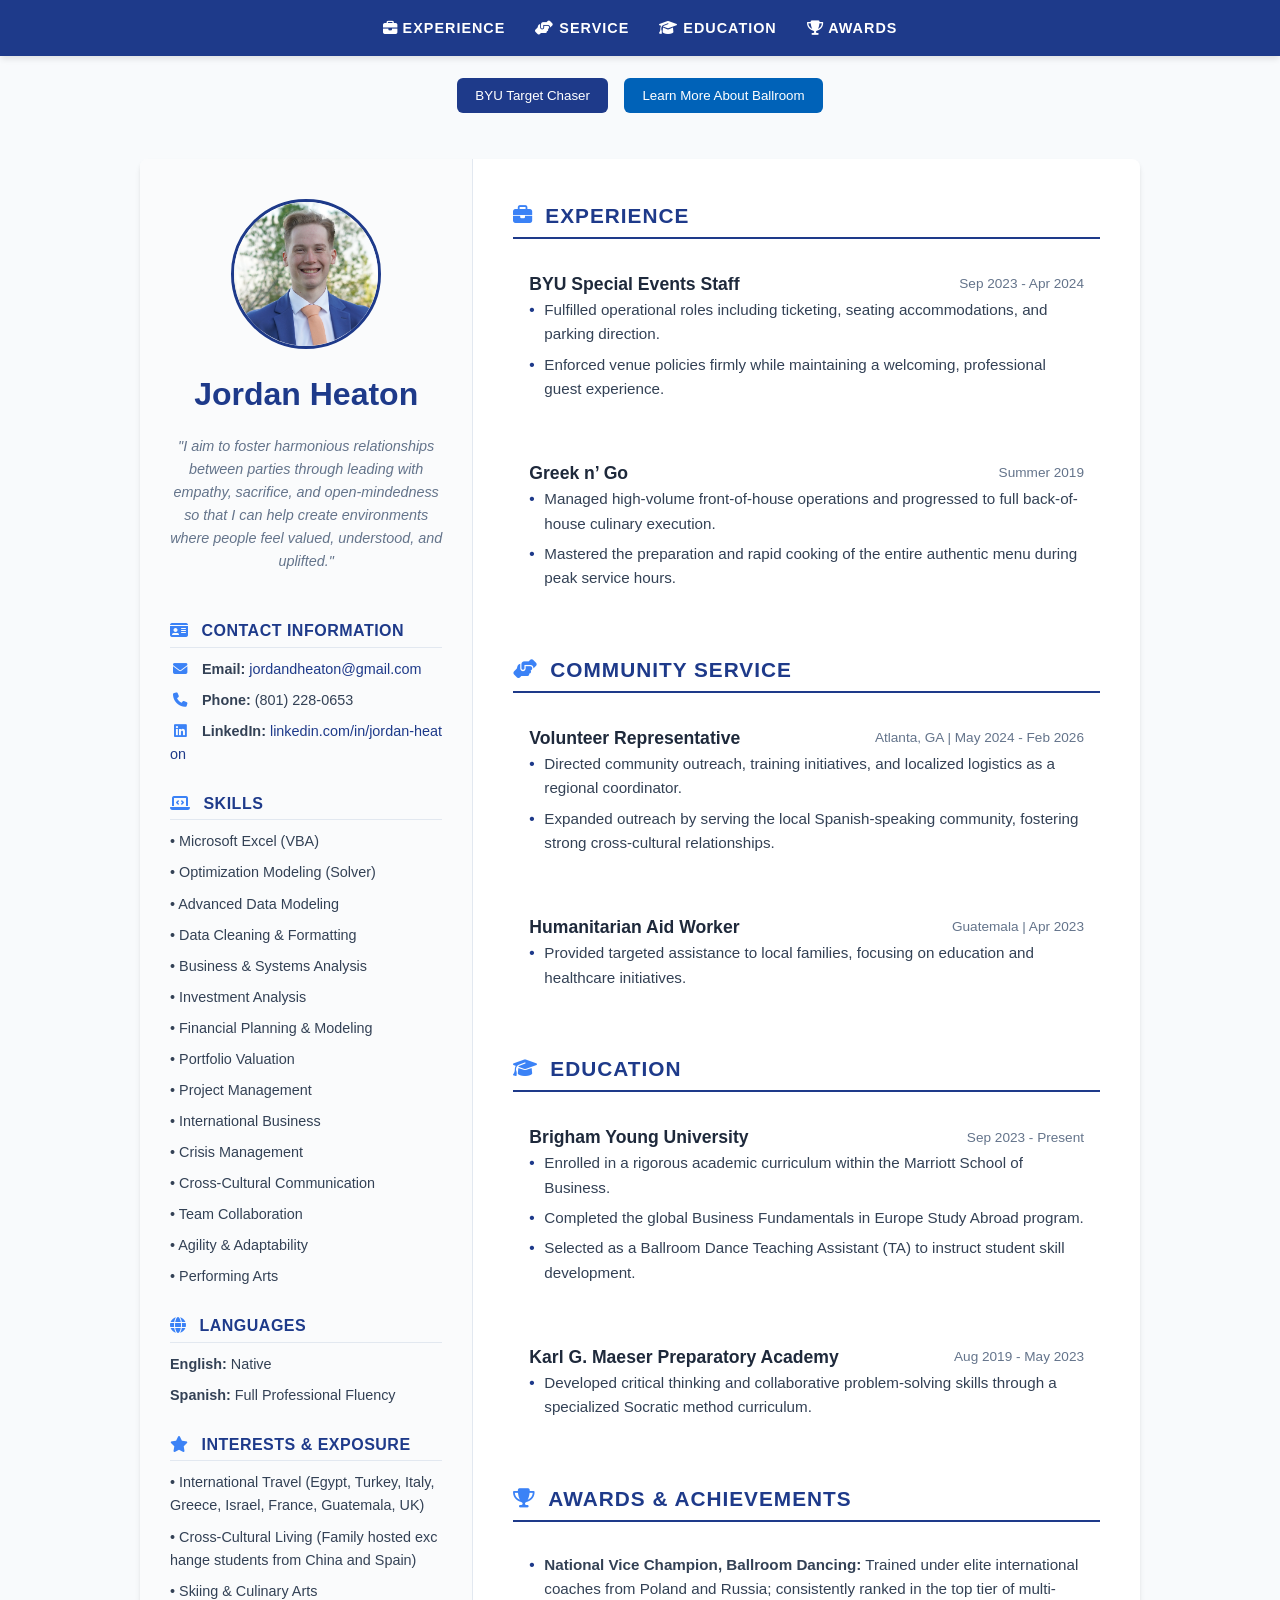
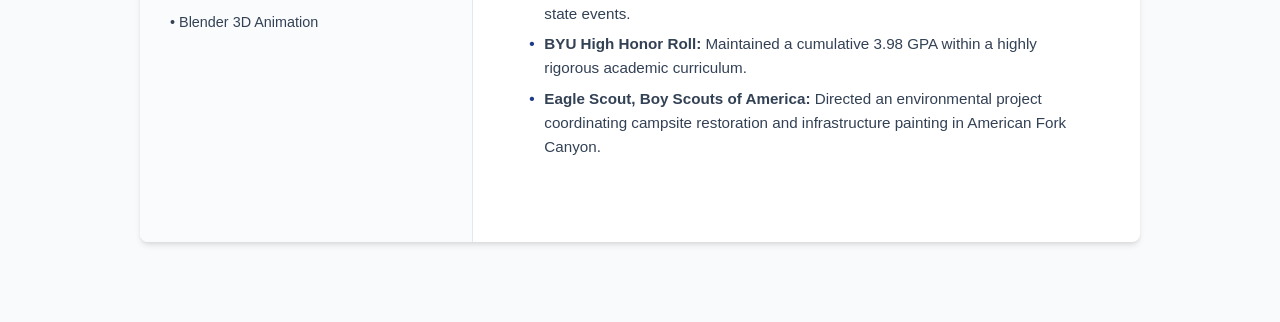
<file: index.html>
<!DOCTYPE html>
<html lang="en">
<head>
    <meta charset="UTF-8">
    <meta name="viewport" content="width=device-width, initial-scale=1.0">
    <title>Jordan Heaton - Resume</title>
    
    <!-- 1. LINK YOUR CUSTOM EXTERNAL STYLESHEET HERE -->
    <link rel="stylesheet" href="Styles/style.css">
   
    <!-- 2. Keep your Font Awesome icon library right below it -->
    <link rel="stylesheet" href="https://cdnjs.cloudflare.com/ajax/libs/font-awesome/6.4.0/css/all.min.css">
</head>
<body>

    <!-- TOP NAVIGATION BAR -->
    <nav class="navbar">
        <ul class="nav-links">
            <li><a href="#experience"><i class="fas fa-briefcase"></i> Experience</a></li>
            <li><a href="#service"><i class="fas fa-hands-helping"></i> Service</a></li>
            <li><a href="#education"><i class="fas fa-graduation-cap"></i> Education</a></li>
            <li><a href="#awards"><i class="fas fa-trophy"></i> Awards</a></li>
        </ul>
    </nav>

    <!-- Top CTA Buttons (above the resume container) -->
    <div style="text-align:center; margin:16px 0;">
        <button onclick="location.href='game.html'" style="padding:10px 18px; margin:6px; background-color:var(--primary-color); color:#fff; border:none; border-radius:6px; cursor:pointer;">BYU Target Chaser</button>
        <button onclick="location.href='about.html'" style="padding:10px 18px; margin:6px; background-color:#0062B8; color:#fff; border:none; border-radius:6px; cursor:pointer;">Learn More About Ballroom</button>
    </div>

    <div class="resume-container">
        
        <!-- SIDEBAR -->
        <div class="sidebar">
            <img src="Images/DSC00294_2.jpg" alt="Jordan Heaton" class="profile-img">
            <h1>Jordan Heaton</h1>
            
             <p class="objective">"I aim to foster harmonious relationships between parties through leading with empathy, sacrifice, and open-mindedness so that I can help create environments where people feel valued, understood, and uplifted."</p>

            <h3><i class="fas fa-id-card"></i> Contact Information</h3>
            <ul class="contact-list">
                <li><i class="fas fa-envelope"></i> <strong>Email:</strong> <a href="mailto:jordandheaton@gmail.com">jordandheaton@gmail.com</a></li>
                <li><i class="fas fa-phone"></i> <strong>Phone:</strong> (801) 228-0653</li>
                <li><i class="fab fa-linkedin"></i> <strong>LinkedIn:</strong> <a href="https://linkedin.com/in/jordan-heaton-589a36405" target="_blank">linkedin.com/in/jordan-heaton</a></li>
            </ul>

            <h3><i class="fas fa-laptop-code"></i> Skills</h3>
            <ul class="sidebar-list">
                <li>• Microsoft Excel (VBA)</li>
                <li>• Optimization Modeling (Solver)</li>
                <li>• Advanced Data Modeling</li>
                <li>• Data Cleaning & Formatting</li>
                <li>• Business & Systems Analysis</li>
                <li>• Investment Analysis</li>
                <li>• Financial Planning & Modeling</li>
                <li>• Portfolio Valuation</li>
                <li>• Project Management</li>
                <li>• International Business</li>
                <li>• Crisis Management</li>
                <li>• Cross-Cultural Communication</li>
                <li>• Team Collaboration</li>
                <li>• Agility & Adaptability</li>
                <li>• Performing Arts</li>
            </ul>

            <h3><i class="fas fa-globe"></i> Languages</h3>
            <ul class="sidebar-list">
                <li><strong>English:</strong> Native</li>
                <li><strong>Spanish:</strong> Full Professional Fluency</li>
            </ul>

            <h3><i class="fas fa-star"></i> Interests & Exposure</h3>
            <ul class="sidebar-list">
                <li>• International Travel (Egypt, Turkey, Italy, Greece, Israel, France, Guatemala, UK)</li>
                <li>• Cross-Cultural Living (Family hosted exchange students from China and Spain)</li>
                <li>• Skiing & Culinary Arts</li>
                <li>• Blender 3D Animation</li>
            </ul>
        </div>

        <!-- MAIN CONTENT -->
        <div class="main-content">
            
            <h2 id="experience"><i class="fas fa-briefcase"></i> Experience</h2>
            
            <div class="entry">
                <div class="entry-header">
                    <span>BYU Special Events Staff</span>
                    <span class="date">Sep 2023 - Apr 2024</span>
                </div>
                <ul>
                    <li>Fulfilled operational roles including ticketing, seating accommodations, and parking direction.</li>
                    <li>Enforced venue policies firmly while maintaining a welcoming, professional guest experience.</li>
                </ul>
            </div>

            <div class="entry">
                <div class="entry-header">
                    <span>Greek n’ Go</span>
                    <span class="date">Summer 2019</span>
                </div>
                <ul>
                    <li>Managed high-volume front-of-house operations and progressed to full back-of-house culinary execution.</li>
                    <li>Mastered the preparation and rapid cooking of the entire authentic menu during peak service hours.</li>
                </ul>
            </div>
            
            <h2 id="service"><i class="fas fa-hands-helping"></i> Community Service</h2>
            
            <div class="entry">
                <div class="entry-header">
                    <span>Volunteer Representative</span>
                    <span class="date">Atlanta, GA | May 2024 - Feb 2026</span>
                </div>
                <ul>
                    <li>Directed community outreach, training initiatives, and localized logistics as a regional coordinator.</li>
                    <li>Expanded outreach by serving the local Spanish-speaking community, fostering strong cross-cultural relationships.</li>
                </ul>
            </div>

            <div class="entry">
                <div class="entry-header">
                    <span>Humanitarian Aid Worker</span>
                    <span class="date">Guatemala | Apr 2023</span>
                </div>
                <ul>
                    <li>Provided targeted assistance to local families, focusing on education and healthcare initiatives.</li>
                </ul>
            </div>

            <h2 id="education"><i class="fas fa-graduation-cap"></i> Education</h2>
            
            <div class="entry">
                <div class="entry-header">
                    <span>Brigham Young University</span>
                    <span class="date">Sep 2023 - Present</span>
                </div>
                <ul>
                    <li>Enrolled in a rigorous academic curriculum within the Marriott School of Business.</li>
                    <li>Completed the global Business Fundamentals in Europe Study Abroad program.</li>
                    <li>Selected as a Ballroom Dance Teaching Assistant (TA) to instruct student skill development.</li>
                </ul>
            </div>

            <div class="entry">
                <div class="entry-header">
                    <span>Karl G. Maeser Preparatory Academy</span>
                    <span class="date">Aug 2019 - May 2023</span>
                </div>
                <ul>
                    <li>Developed critical thinking and collaborative problem-solving skills through a specialized Socratic method curriculum.</li>
                </ul>
            </div>

            <h2 id="awards"><i class="fas fa-trophy"></i> Awards & Achievements</h2>
            <div class="entry">
                <ul>
                    <li><strong>National Vice Champion, Ballroom Dancing:</strong> Trained under elite international coaches from Poland and Russia; consistently ranked in the top tier of multi-state events.</li>
                    <li><strong>BYU High Honor Roll:</strong> Maintained a cumulative 3.98 GPA within a highly rigorous academic curriculum.</li>
                    <li><strong>Eagle Scout, Boy Scouts of America:</strong> Directed an environmental project coordinating campsite restoration and infrastructure painting in American Fork Canyon.</li>
                </ul>
            </div>

        </div>
    </div>
</div>

</body>
</html>
</file>
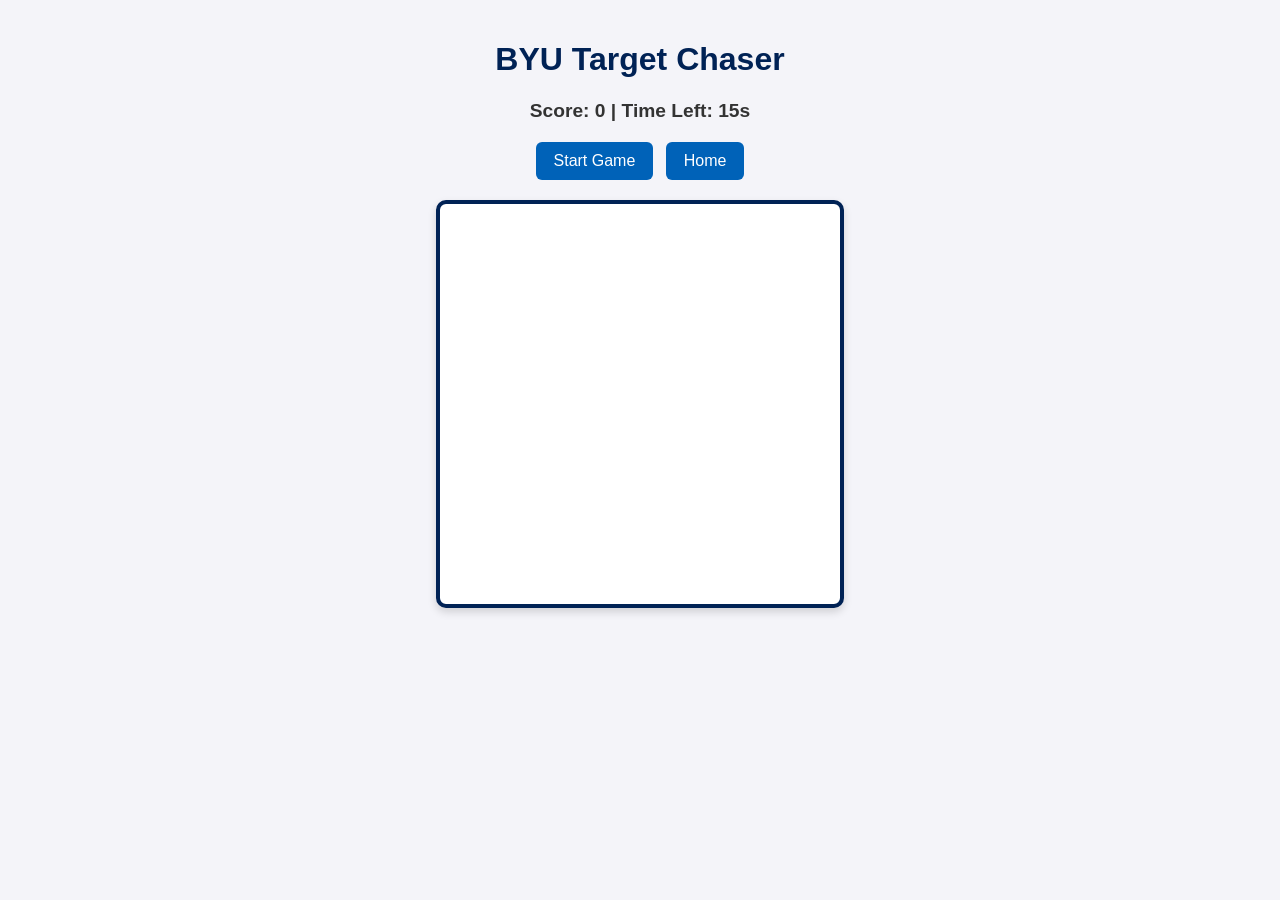
<file: game.html>
<!DOCTYPE html>
<html lang="en">
<head>
    <meta charset="UTF-8">
    <meta name="viewport" content="width=device-width, initial-scale=1.0">
    <title>BYU Target Chaser</title>
    <style>
        /* --- STYLES --- */
        body {
            font-family: 'Segoe UI', Tahoma, Geneva, Verdana, sans-serif;
            background-color: #f4f4f9;
            color: #333;
            text-align: center;
            margin: 0;
            padding: 20px;
        }

        h1 {
            color: #002255; /* BYU Navy */
        }

        .stats {
            font-size: 1.2rem;
            margin-bottom: 20px;
            font-weight: bold;
        }

        button {
            padding: 10px 20px;
            font-size: 1rem;
            background-color: #0062B8; /* BYU Royal Blue */
            color: white;
            border: none;
            border-radius: 5px;
            cursor: pointer;
            transition: background-color 0.2s;
        }

        button:hover {
            background-color: #002255;
        }

        button:disabled {
            background-color: #95a5a6;
            cursor: not-allowed;
        }

        /* The playing field */
        #game-board {
            width: 400px;
            height: 400px;
            background-color: #ffffff;
            border: 4px solid #002255;
            border-radius: 10px;
            margin: 20px auto;
            position: relative;
            overflow: hidden;
            box-shadow: 0 4px 8px rgba(0,0,0,0.15);
            cursor: crosshair;
        }

        /* The clickable target */
        #target {
            position: absolute;
            display: none; 
            cursor: pointer;
            box-shadow: 0 2px 4px rgba(0,0,0,0.3);
            
            /* Centering content */
            display: flex;
            justify-content: center;
            align-items: center;
            font-family: Arial, sans-serif;
            font-weight: bold;
            user-select: none;
            overflow: hidden;
        }

        #target img {
            width: 100%;
            height: 100%;
            object-fit: cover;
        }
    </style>
</head>
<body>

    <h1>BYU Target Chaser</h1>
    
    <div class="stats">
        <span>Score: <span id="score">0</span></span> | 
        <span>Time Left: <span id="time">15</span>s</span>
    </div>

    <div style="margin-bottom:16px;">
        <button id="start-btn" style="padding:10px 18px; margin-right:8px; background-color:#0062B8; color:#fff; border:none; border-radius:6px; cursor:pointer;">Start Game</button>
        <button id="home-btn" onclick="location.href='index.html'" style="padding:10px 18px; background-color:#0062B8; color:#fff; border:none; border-radius:6px; cursor:pointer;">Home</button>
    </div>

    <div id="game-board">
        <div id="target" style="display: none;"></div>
    </div>

    <script>
        const startBtn = document.getElementById('start-btn');
        const scoreDisplay = document.getElementById('score');
        const timeDisplay = document.getElementById('time');
        const gameBoard = document.getElementById('game-board');
        const target = document.getElementById('target');

        let score = 0;
        let timeLeft = 15;
        let gameInterval;
        let spawnTimeout; // Tracks the automatic movement timer
        let isPlaying = false;
        let currentTargetIsEnemy = false; // Tracks if the current dot is a Ute

        const stretchYSrc = "[data-uri]";

        // --- Themes including the new Utah Utes enemy ---
        const themes = [
            { type: 'good', content: 'Y', bg: '#002255', color: 'white' },
            { type: 'good', content: 'Y', bg: '#0062B8', color: 'white' },
            { type: 'good', content: '🐾', bg: '#ffffff', color: 'black', border: '2px solid #002255' },
            { type: 'good', content: '⛰️', bg: '#87CEEB', color: 'white' },
            { type: 'good', content: '📖', bg: '#D3D3D3', color: 'white' },
            // NEW: Utah Utes Enemy Dot
            { type: 'enemy', content: 'U', bg: '#CC0000', color: 'white', border: '2px solid #ffffff' }
        ];

        function moveTarget() {
            // Clear any active timeout so dots don't double-hop
            clearTimeout(spawnTimeout);

            if (!isPlaying) return;

            // Random size assignment (30px - 75px)
            const randomSize = Math.floor(Math.random() * (75 - 30 + 1)) + 30;
            target.style.width = randomSize + 'px';
            target.style.height = randomSize + 'px';

            const maxX = gameBoard.clientWidth - randomSize;
            const maxY = gameBoard.clientHeight - randomSize;

            const randomX = Math.floor(Math.random() * maxX);
            const randomY = Math.floor(Math.random() * maxY);

            target.style.left = randomX + 'px';
            target.style.top = randomY + 'px';

            // Pick a random theme
            const currentTheme = themes[Math.floor(Math.random() * themes.length)];
            
            target.style.borderRadius = '50%';
            target.style.backgroundColor = currentTheme.bg;
            target.style.border = currentTheme.border ? currentTheme.border : 'none';
            target.style.fontSize = Math.floor(randomSize * 0.5) + 'px';

            // Flag whether this selection is an enemy
            currentTargetIsEnemy = (currentTheme.type === 'enemy');

            if (currentTheme.type === 'image') {
                target.innerHTML = `<img src="${currentTheme.content}" alt="BYU Stretch Y">`;
            } else {
                target.innerHTML = currentTheme.content;
                target.style.color = currentTheme.color;
            }

            // NEW: Force the dot to jump somewhere else if not clicked within 1.5 seconds
            spawnTimeout = setTimeout(moveTarget, 1500);
        }

        // Handle clicks
        target.addEventListener('click', function() {
            if (isPlaying) {
                if (currentTargetIsEnemy) {
                    // Tapped the Utes dot! Game Over.
                    endGame("Game Over! You clicked the Utes dot! down goes the cougars!");
                } else {
                    // Clicked a safe BYU dot
                    score++;
                    scoreDisplay.textContent = score;
                    moveTarget(); 
                }
            }
        });

        function endGame(message) {
            isPlaying = false;
            clearInterval(gameInterval);
            clearTimeout(spawnTimeout);
            target.style.display = 'none'; 
            startBtn.disabled = false;     
            alert(message || `Game Over! Final Score: ${score}. Rise and shout!`);
        }

        startBtn.addEventListener('click', function() {
            score = 0;
            timeLeft = 15;
            isPlaying = true;
            currentTargetIsEnemy = false;
            
            scoreDisplay.textContent = score;
            timeDisplay.textContent = timeLeft;
            startBtn.disabled = true; 
            
            target.style.display = 'flex'; 
            moveTarget(); 

            gameInterval = setInterval(function() {
                timeLeft--;
                timeDisplay.textContent = timeLeft;
                
                if (timeLeft <= 0) {
                    endGame(`Game Over! Final Score: ${score}. Rise and shout!`);
                }
            }, 1000); 
        });
    </script>
</body>
</html>
</file>
<file: Styles/style.css>
/* Modern CSS Reset & Variables */
        :root {
            --primary-color: #1e3a8a;
            --secondary-color: #3b82f6; 
            --text-color: #334155;
            --bg-color: #f8fafc;
            --border-color: #e2e8f0;
        }

        * {
            box-sizing: border-box;
            margin: 0;
            padding: 0;
        }

        html {
            scroll-behavior: smooth;
        }

        body {
            font-family: 'Segoe UI', Tahoma, Geneva, Verdana, sans-serif;
            line-height: 1.6;
            color: var(--text-color);
            background-color: var(--bg-color);
            padding: 0 0 40px 0; 
        }

        /* Sticky Navigation Bar */
        .navbar {
            background-color: var(--primary-color);
            position: sticky;
            top: 0;
            z-index: 1000;
            box-shadow: 0 4px 6px -1px rgba(0, 0, 0, 0.1);
            padding: 15px 20px;
        }

        .nav-links {
            display: flex;
            justify-content: center;
            gap: 30px;
            list-style: none;
            max-width: 1000px;
            margin: 0 auto;
        }

        .nav-links a {
            color: #ffffff;
            text-decoration: none;
            font-weight: 600;
            text-transform: uppercase;
            font-size: 0.9rem;
            letter-spacing: 1px;
            transition: color 0.3s ease;
        }

        .nav-links a:hover {
            color: #93c5fd;
        }

        /* Resume Container */
        .resume-container {
            max-width: 1000px;
            margin: 40px auto;
            background: #ffffff;
            box-shadow: 0 4px 6px -1px rgba(0, 0, 0, 0.1), 0 2px 4px -1px rgba(0, 0, 0, 0.06);
            border-radius: 8px;
            overflow: hidden;
            display: grid;
            grid-template-columns: 1fr 2fr; 
        }

        /* Sidebar Styling */
        .sidebar {
            background-color: #fafbfc;
            border-right: 1px solid var(--border-color);
            padding: 40px 30px;
        }

        .profile-img {
            width: 150px;
            height: 150px;
            object-fit: cover;
            object-position: 35% 50%; 
            transform: scale(1.0); 
            border-radius: 50%; 
            border: 3px solid var(--primary-color);
            display: block;
            margin: 0 auto 20px auto;
            transition: transform 0.3s ease;
        }

        .profile-img:hover {
            transform: scale(1.05);
        }

        h1 {
            font-size: 2rem;
            color: var(--primary-color);
            text-align: center;
            margin-bottom: 5px;
            font-weight: 700;
        }

        .objective {
            font-size: 0.9rem;
            font-style: italic;
            text-align: center;
            color: #64748b;
            margin-top: 15px;
            padding-bottom: 20px;
        }

        /* Icon Styling for Sidebar */
        .sidebar h3 i {
            color: var(--secondary-color);
            margin-right: 8px;
        }

        .contact-list li i {
            color: var(--secondary-color);
            width: 20px; 
            text-align: center;
            margin-right: 8px;
        }

        .contact-list a {
            color: var(--primary-color);
            text-decoration: none;
            transition: color 0.2s ease;
        }

        .contact-list a:hover {
            color: var(--secondary-color);
            text-decoration: underline;
        }

        /* Main Content Styling */
        .main-content {
            padding: 40px;
        }

        /* Icon Styling for Main Headers */
        h2 {
            font-size: 1.3rem;
            color: var(--primary-color);
            text-transform: uppercase;
            letter-spacing: 1px;
            margin-top: 40px;
            margin-bottom: 15px;
            border-bottom: 2px solid var(--primary-color);
            padding-bottom: 5px;
            scroll-margin-top: 80px; 
            display: flex;
            align-items: center;
        }

        h2 i {
            color: var(--secondary-color);
            margin-right: 12px;
            font-size: 1.2rem;
        }

        .main-content h2:first-of-type {
            margin-top: 0;
        }

        .entry {
            margin-bottom: 20px;
            padding: 15px;
            border-radius: 8px;
            border: 1px solid transparent;
            transition: all 0.3s ease;
        }

        .entry:hover {
            background-color: #f8fafc;
            border: 1px solid var(--border-color);
            transform: translateY(-2px);
            box-shadow: 0 4px 6px -1px rgba(0, 0, 0, 0.05);
        }

        /* Fixed Header Alignment */
        .entry-header {
            display: flex;
            justify-content: space-between;
            align-items: center; 
            font-weight: bold;
            color: #1e293b;
            font-size: 1.1rem;
            flex-wrap: nowrap; 
            gap: 15px;
        }

        .entry-header > span:first-child {
            white-space: nowrap;
            overflow: hidden;
            text-overflow: ellipsis; 
        }

        .date {
            font-size: 0.85rem;
            color: #64748b;
            font-weight: normal;
            white-space: nowrap; 
            flex-shrink: 0; 
        }

        ul {
            list-style-type: none; 
        }

        .main-content ul li {
            position: relative;
            padding-left: 15px;
            margin-bottom: 6px;
            font-size: 0.95rem;
        }

        .main-content ul li::before {
            content: "•";
            color: var(--primary-color);
            font-weight: bold;
            position: absolute;
            left: 0;
        }

        .contact-list li, .sidebar-list li {
            font-size: 0.9rem;
            margin-bottom: 8px;
            word-break: break-all;
        }

        .sidebar h3 {
            font-size: 1rem;
            color: var(--primary-color);
            margin-top: 25px;
            margin-bottom: 10px;
            text-transform: uppercase;
            letter-spacing: 0.5px;
            border-bottom: 1px solid var(--border-color);
            padding-bottom: 3px;
        }

        /* Mobile View Adjustments */
        @media (max-width: 768px) {
            .resume-container {
                grid-template-columns: 1fr;
                margin: 20px;
            }
            .sidebar {
                border-right: none;
                border-bottom: 1px solid var(--border-color);
            }
            .nav-links {
                flex-wrap: wrap;
                gap: 15px;
            }
            .entry-header {
                flex-direction: column;
                align-items: flex-start;
                gap: 2px;
            }
            .entry-header > span:first-child {
                white-space: normal; 
            }
        }
</file>
